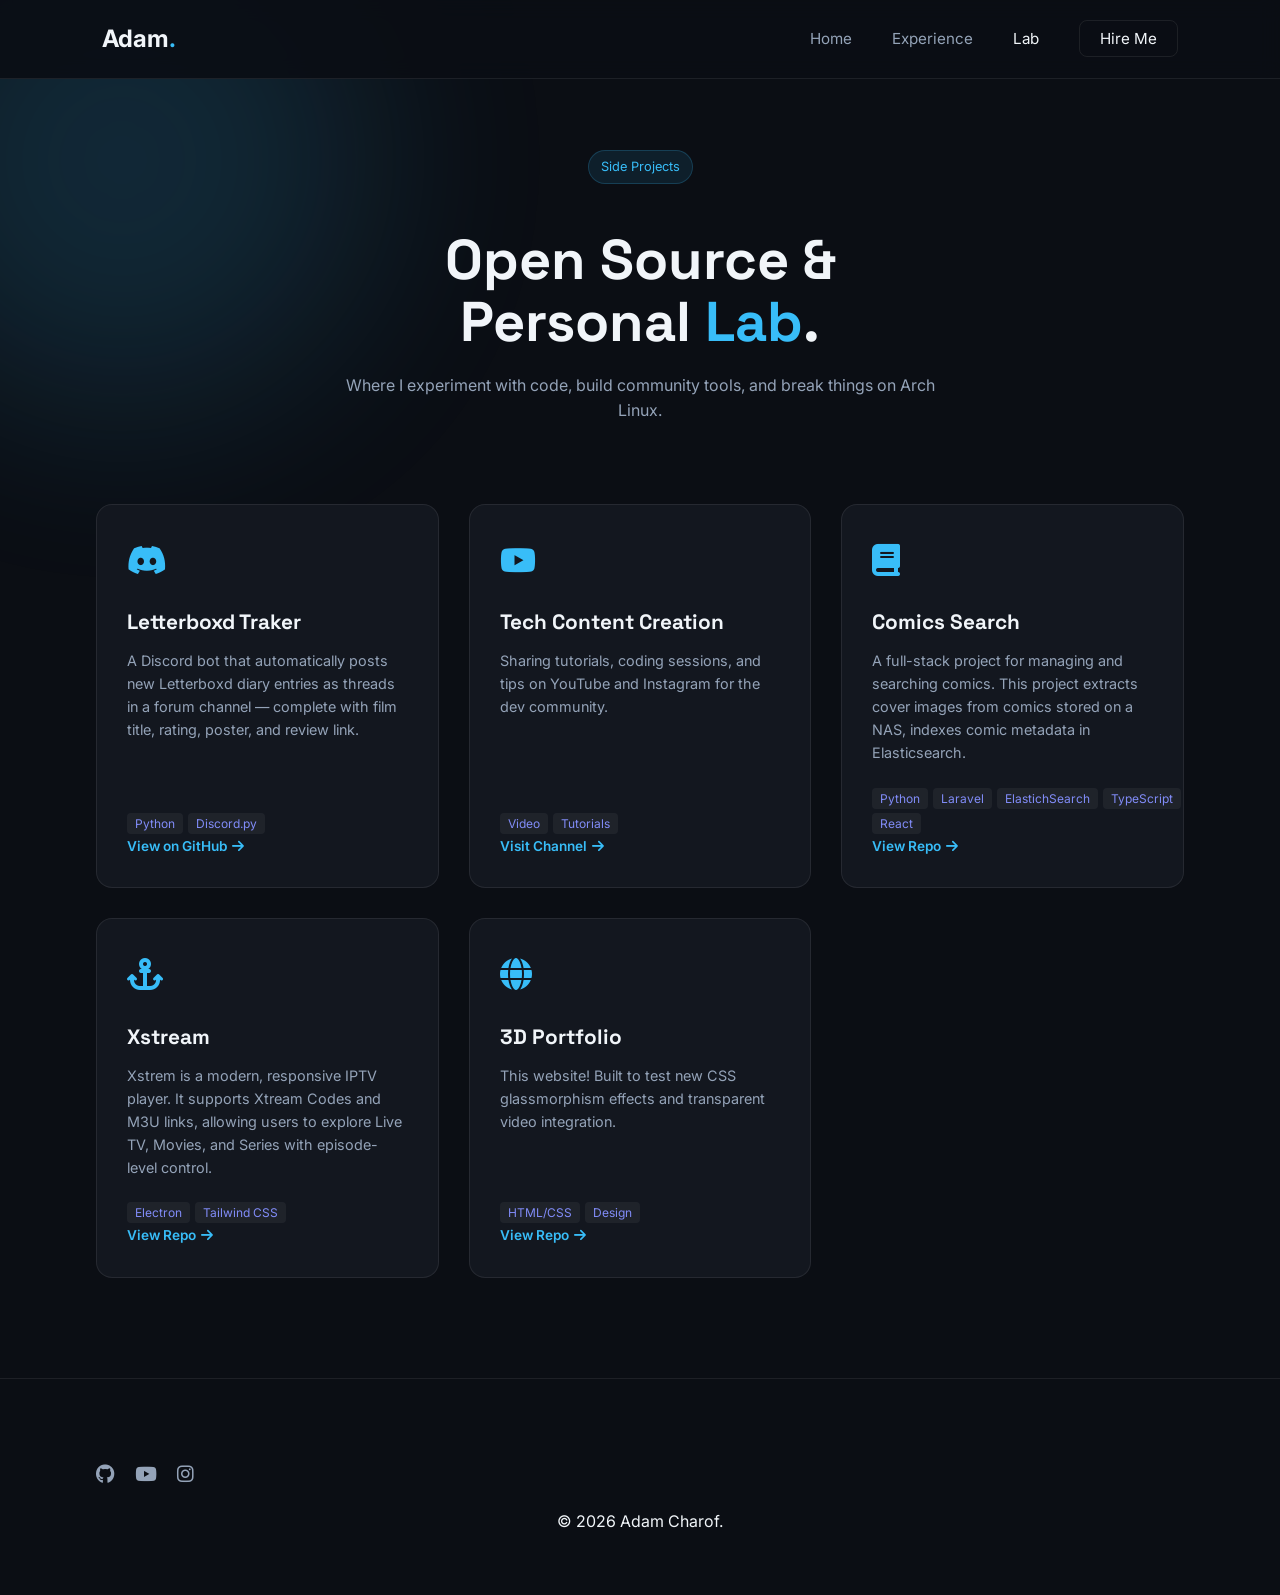
<file: projects.html>
<!DOCTYPE html>
<html lang="en">
<head>
    <meta charset="UTF-8">
    <meta name="viewport" content="width=device-width, initial-scale=1.0">
    <title>Personal Lab | Adam Charof</title>
    <link rel="stylesheet" href="style.css">
    <link href="https://fonts.googleapis.com/css2?family=Space+Grotesk:wght@300;400;500;600;700&family=Inter:wght@300;400;500;600&display=swap" rel="stylesheet">
    <link rel="stylesheet" href="https://cdnjs.cloudflare.com/ajax/libs/font-awesome/6.4.0/css/all.min.css">
</head>
<body>

    <div class="bg-blur-1"></div>

    <nav class="navbar">
        <div class="logo">Adam<span class="dot">.</span></div>
        <ul class="nav-links">
            <li><a href="index.html">Home</a></li>
            <li><a href="index.html#experience">Experience</a></li>
            <li><a href="projects.html" class="active">Lab</a></li>
            <li><a href="index.html#contact" class="btn-nav">Hire Me</a></li>
        </ul>
        <div class="burger"><div class="line1"></div><div class="line2"></div><div class="line3"></div></div>
    </nav>

    <section class="page-header">
        <div class="container">
            <span class="badge" style="margin-bottom: 20px; display:inline-block;">Side Projects</span>
            <h1>Open Source & <br> Personal <span style="color:var(--primary)">Lab</span>.</h1>
            <p>Where I experiment with code, build community tools, and break things on Arch Linux.</p>
        </div>
    </section>

    <section class="all-projects">
        <div class="container">
            <div class="projects-grid-full">
                <!--
                <div class="project-card-full">
                    <div class="p-icon"><i class="fab fa-linux"></i></div>
                    <h3>My Arch Dotfiles</h3>
                    <p>Personal ricing configuration for Arch Linux (Hyprland/i3). Optimized for dev workflow and aesthetics.</p>
                    <div class="tags-mini"><span>Bash</span><span>Lua</span><span>Linux</span></div>
                    <a href="#" class="card-link">View Config <i class="fas fa-arrow-right"></i></a>
                </div>

                -->
                <div class="project-card-full">
                    <div class="p-icon"><i class="fab fa-discord"></i></div>
                    <h3>Letterboxd Traker</h3>
                    <p>A Discord bot that automatically posts new Letterboxd diary entries as threads in a forum channel — complete with film title, rating, poster, and review link.</p>
                    <div class="tags-mini"><span>Python</span><span>Discord.py</span></div>
                    <a href="https://github.com/AdamchDarkness/Letterboxd-Traker" class="card-link">View on GitHub <i class="fas fa-arrow-right"></i></a>
                </div>
                <div class="project-card-full">
                    <div class="p-icon"><i class="fab fa-youtube"></i></div>
                    <h3>Tech Content Creation</h3>
                    <p>Sharing tutorials, coding sessions, and tips on YouTube and Instagram for the dev community.</p>
                    <div class="tags-mini"><span>Video</span><span>Tutorials</span></div>
                    <a href="#" class="card-link">Visit Channel <i class="fas fa-arrow-right"></i></a>
                </div>

                <div class="project-card-full">
                    <div class="p-icon"><i class="fa-solid fa-book"></i></div>
                    <h3>Comics Search</h3>
                    <p>A full-stack project for managing and searching comics. This project extracts cover images from comics stored on a NAS, indexes comic metadata in Elasticsearch.</p>
                    <div class="tags-mini"><span>Python</span><span>Laravel</span><span>ElastichSearch</span><span>TypeScript</span><br><span>React</span></div>
                    <a href="https://github.com/AdamchDarkness/Comics-Search" class="card-link">View Repo <i class="fas fa-arrow-right"></i></a>
                </div>

                <div class="project-card-full">
                    <div class="p-icon"><i class="fa-solid fa-anchor"></i></div>
                    <h3>Xstream</h3>
                    <p>Xstrem is a modern, responsive IPTV player. It supports Xtream Codes and M3U links, allowing users to explore Live TV, Movies, and Series with episode-level control.</p>
                    <div class="tags-mini"><span>Electron</span><span>Tailwind CSS</span></div>
                    <a href="https://github.com/AdamchDarkness/Xstream" class="card-link">View Repo <i class="fas fa-arrow-right"></i></a>
                </div>

                <div class="project-card-full">
                    <div class="p-icon"><i class="fas fa-globe"></i></div>
                    <h3>3D Portfolio</h3>
                    <p>This website! Built to test new CSS glassmorphism effects and transparent video integration.</p>
                    <div class="tags-mini"><span>HTML/CSS</span><span>Design</span></div>
                    <a href="#" class="card-link">View Repo <i class="fas fa-arrow-right"></i></a>
                </div>

            </div>
        </div>
    </section>

    <footer id="contact">
        <div class="container footer-content">
            <div class="social-sidebar" style="position: relative; left: auto; bottom: auto; flex-direction: row; margin-top: 20px;">
                <a href="#"><i class="fab fa-github"></i></a>
                <a href="#"><i class="fab fa-youtube"></i></a>
                <a href="#"><i class="fab fa-instagram"></i></a>
            </div>
            <p style="margin-top: 20px">&copy; 2026 Adam Charof.</p>
        </div>
    </footer>

    <script src="script.js"></script>
</body>
</html>
</file>
<file: style.css>
:root {
    --bg-dark: #0B0E14;
    --bg-surface: #13171F;
    --primary: #38BDF8; /* Sky Blue */
    --secondary: #818CF8;
    --text-white: #F1F5F9;
    --text-gray: #94A3B8;
    --border: rgba(255, 255, 255, 0.08);
}

* { margin: 0; padding: 0; box-sizing: border-box; scroll-behavior: smooth; }
body { background-color: var(--bg-dark); color: var(--text-white); font-family: 'Inter', sans-serif; overflow-x: hidden; line-height: 1.6; }
h1, h2, h3 { font-family: 'Space Grotesk', sans-serif; color: var(--text-white); }

/* --- GLOBAL LAYOUT --- */
.container { width: 85%; max-width: 1200px; margin: 0 auto; }
.bg-blur-1, .bg-blur-2 { position: fixed; width: 500px; height: 500px; border-radius: 50%; filter: blur(100px); z-index: -1; opacity: 0.15; }
.bg-blur-1 { top: -10%; left: -10%; background: var(--primary); }
.bg-blur-2 { bottom: -10%; right: -10%; background: var(--secondary); }

/* --- NAVIGATION --- */
.navbar { display: flex; justify-content: space-between; align-items: center; padding: 20px 8%; position: fixed; width: 100%; z-index: 1000; background: rgba(11, 14, 20, 0.9); backdrop-filter: blur(10px); border-bottom: 1px solid var(--border); }
.logo { font-size: 1.5rem; font-weight: 700; } .logo .dot { color: var(--primary); }
.nav-links { display: flex; gap: 40px; list-style: none; align-items: center; }
.nav-links a { text-decoration: none; color: var(--text-gray); font-size: 0.95rem; transition: 0.3s; }
.nav-links a:hover, .nav-links a.active { color: var(--text-white); }
.btn-nav { border: 1px solid var(--border); padding: 8px 20px; border-radius: 8px; color: var(--text-white) !important; }
.btn-nav:hover { border-color: var(--primary); background: rgba(56,189,248,0.1); }

/* --- HERO --- */
header { padding-top: 120px; min-height: 100vh; display: flex; align-items: center; }
.hero-container { display: flex; align-items: center; justify-content: space-between; gap: 50px; }
.hero-content { flex: 1; z-index: 2; }
.badge { background: rgba(56, 189, 248, 0.1); color: var(--primary); padding: 6px 12px; border-radius: 20px; font-size: 0.8rem; border: 1px solid rgba(56, 189, 248, 0.2); }
h1 { font-size: 4rem; line-height: 1.1; margin: 25px 0; }
.hero-sub { color: var(--text-gray); margin-bottom: 30px; font-size: 1.1rem; max-width: 500px; }
.terminal-snippet { background: #000; padding: 15px; border-radius: 8px; font-family: monospace; border-left: 3px solid var(--primary); margin-bottom: 30px; width: fit-content; }
.terminal-body p { color: #ddd; font-size: 0.9rem; } .prompt { color: var(--primary); }
.cta-group { display: flex; gap: 15px; }
.btn-primary, .btn-secondary, .btn-view-all { padding: 12px 30px; border-radius: 50px; text-decoration: none; font-weight: 600; display: inline-flex; align-items: center; gap: 10px; transition: 0.3s; }
.btn-primary, .btn-view-all { background: var(--primary); color: #000; }
.btn-primary:hover, .btn-view-all:hover { box-shadow: 0 0 20px rgba(56, 189, 248, 0.4); transform: translateY(-2px); }
.btn-secondary { border: 1px solid var(--border); color: var(--text-white); }
.btn-secondary:hover { border-color: var(--text-white); }

.hero-visual { flex: 1; display: flex; justify-content: flex-end; position: relative; }
.avatar-video { width: 100%; max-width: 600px; transform: scaleX(-1); mask-image: linear-gradient(to bottom, black 85%, transparent 100%); }
.visual-circle { position: absolute; width: 400px; height: 400px; background: var(--primary); filter: blur(120px); opacity: 0.2; top: 20%; right: 10%; z-index: -1; }

/* --- EXPERIENCE --- */
#experience { padding: 100px 0; }
.section-title { text-align: center; margin-bottom: 60px; }
.section-title h2 { font-size: 2.5rem; margin-bottom: 10px; }
.timeline { position: relative; max-width: 800px; margin: 0 auto; padding: 20px 0; border-left: 2px solid rgba(56, 189, 248, 0.3); }
.timeline-item { position: relative; padding-left: 30px; margin-bottom: 40px; }
.timeline-item::before { content: ''; position: absolute; left: -6px; top: 5px; width: 10px; height: 10px; background: var(--bg-dark); border: 2px solid var(--primary); border-radius: 50%; }
.timeline-content h3 { font-size: 1.3rem; margin-bottom: 5px; }
.company { color: var(--secondary); font-size: 0.95rem; font-weight: 600; display: block; margin-bottom: 10px; }
.timeline-content ul { list-style: none; color: var(--text-gray); font-size: 0.9rem; }
.timeline-content ul li::before { content: '▹'; margin-right: 8px; color: var(--primary); }
.tech-mini-tags span { font-size: 0.75rem; background: rgba(255,255,255,0.05); padding: 3px 8px; border-radius: 4px; margin-right: 5px; color: var(--text-gray); }

/* --- CERTIFICATIONS --- */
#certifications { padding: 80px 0; background: rgba(255,255,255,0.02); }
.certs-grid { display: grid; grid-template-columns: repeat(auto-fit, minmax(250px, 1fr)); gap: 30px; }
.cert-card { background: var(--bg-surface); padding: 30px; border-radius: 12px; border: 1px solid var(--border); text-align: center; transition: 0.3s; }
.cert-card:hover { border-color: var(--primary); transform: translateY(-5px); }
.cert-card i { font-size: 2rem; color: var(--primary); margin-bottom: 15px; }

/* --- SKILLS --- */
#skills { padding: 80px 0; }
.skills-grid { display: grid; grid-template-columns: repeat(auto-fit, minmax(150px, 1fr)); gap: 20px; }
.skill-card { background: var(--bg-surface); padding: 20px; border-radius: 12px; border: 1px solid var(--border); text-align: center; transition: 0.3s; }
.skill-card:hover { border-color: var(--primary); transform: translateY(-3px); }
.skill-card i { font-size: 2rem; margin-bottom: 10px; display: block; }

/* --- PRO PROJECTS (TEASER) --- */
#projects { padding: 100px 0; }
.projects-wrapper { display: flex; flex-direction: column; gap: 60px; margin-bottom: 50px; }
.project-item { display: flex; gap: 40px; align-items: center; }
.project-item.reverse { flex-direction: row-reverse; }
.project-info { flex: 1; }
.project-info h3 { font-size: 1.8rem; margin-bottom: 15px; }
.tags span { font-size: 0.8rem; padding: 4px 10px; background: rgba(56, 189, 248, 0.1); color: var(--primary); margin-right: 5px; border-radius: 4px; }
.project-visual { flex: 1; height: 300px; background: var(--bg-surface); border: 1px solid var(--border); border-radius: 15px; display: flex; justify-content: center; align-items: center; font-size: 4rem; color: rgba(255,255,255,0.05); }
.view-all-container { text-align: center; margin-top: 40px; }
.btn-view-all { background: transparent; border: 1px solid var(--primary); color: var(--primary); }
.btn-view-all:hover { background: var(--primary); color: #000; }
.confidential { color: #F472B6; font-size: 0.9rem; font-style: italic; }

/* --- PAGE: LAB/ALL PROJECTS --- */
.page-header { padding: 150px 0 80px; text-align: center; }
.page-header h1 { font-size: 3.5rem; margin-bottom: 20px; }
.page-header p { color: var(--text-gray); max-width: 600px; margin: 0 auto; }
.projects-grid-full { display: grid; grid-template-columns: repeat(auto-fill, minmax(300px, 1fr)); gap: 30px; padding-bottom: 100px; }
.project-card-full { background: var(--bg-surface); padding: 30px; border-radius: 16px; border: 1px solid var(--border); transition: 0.3s; display: flex; flex-direction: column; }
.project-card-full:hover { transform: translateY(-5px); border-color: var(--primary); }
.p-icon { font-size: 2rem; color: var(--primary); margin-bottom: 20px; }
.project-card-full h3 { font-size: 1.3rem; margin-bottom: 10px; }
.project-card-full p { font-size: 0.9rem; color: var(--text-gray); margin-bottom: 20px; flex-grow: 1; }
.tags-mini span { font-size: 0.75rem; color: var(--secondary); background: rgba(255,255,255,0.05); padding: 3px 8px; border-radius: 4px; margin-right: 5px; }
.card-link { margin-top: auto; text-decoration: none; color: var(--primary); font-size: 0.85rem; font-weight: 600; display: inline-flex; align-items: center; gap: 5px; transition: 0.3s; }
.card-link:hover { gap: 10px; color: var(--text-white); }

/* --- SIDEBAR & FOOTER --- */
footer { padding: 60px 0; text-align: center; border-top: 1px solid var(--border); }
.big-mail { font-size: 2.5rem; color: var(--text-white); text-decoration: none; font-weight: 700; }
.social-sidebar { position: fixed; left: 30px; bottom: 0; display: flex; flex-direction: column; gap: 20px; align-items: center; z-index: 100; }
.social-sidebar a { color: var(--text-gray); font-size: 1.2rem; transition: 0.3s; }
.social-sidebar a:hover { color: var(--primary); transform: translateY(-3px); }
.social-sidebar .line { width: 1px; height: 60px; background: var(--border); margin-top: 10px; }

/* Brand Colors on Hover */
.social-sidebar a:hover .fa-youtube { color: #FF0000; }
.social-sidebar a:hover .fa-instagram { color: #E1306C; }

/* --- RESPONSIVE --- */
.burger { display: none; cursor: pointer; }
.burger div { width: 25px; height: 2px; background: #fff; margin: 5px; }

@media screen and (max-width: 1024px) {
    .hero-container { flex-direction: column-reverse; text-align: center; padding-top: 20px; }
    .hero-content { width: 100%; }
    .hero-visual { width: 100%; justify-content: center; }
    .avatar-video { transform: scaleX(1); max-width: 400px; }
    .project-item { flex-direction: column !important; text-align: left; }
    .social-sidebar { display: none; }
    .page-header h1 { font-size: 2.5rem; }
}

@media screen and (max-width: 768px) {
    .nav-links { display: none; }
    .burger { display: block; }
}
/* --- PROJETS AVEC IMAGES --- */

.project-visual {
    flex: 1;
    height: 300px; /* Hauteur fixe pour que ce soit uniforme */
    border-radius: 20px;
    border: 1px solid var(--border);
    overflow: hidden; /* Important : Coupe l'image si elle dépasse des coins arrondis */
    position: relative;
    box-shadow: 0 10px 30px rgba(0,0,0,0.3);
}

.project-visual img {
    width: 100%;
    height: 100%;
    object-fit: cover; /* L'image remplit tout le bloc sans être écrasée */
    object-position: center; /* Centre l'image */
    transition: transform 0.5s ease; /* Animation fluide */
    filter: brightness(0.8); /* Assombrit légèrement l'image pour l'ambiance Dark */
}

/* Effet au survol de la souris */
.project-item:hover .project-visual img {
    transform: scale(1.05); /* Zoom léger */
    filter: brightness(1); /* L'image s'éclaire */
}

/* Responsive Mobile */
@media screen and (max-width: 1024px) {
    .project-visual {
        width: 100%; /* Prend toute la largeur sur mobile */
        height: 250px;
    }
}
</file>
